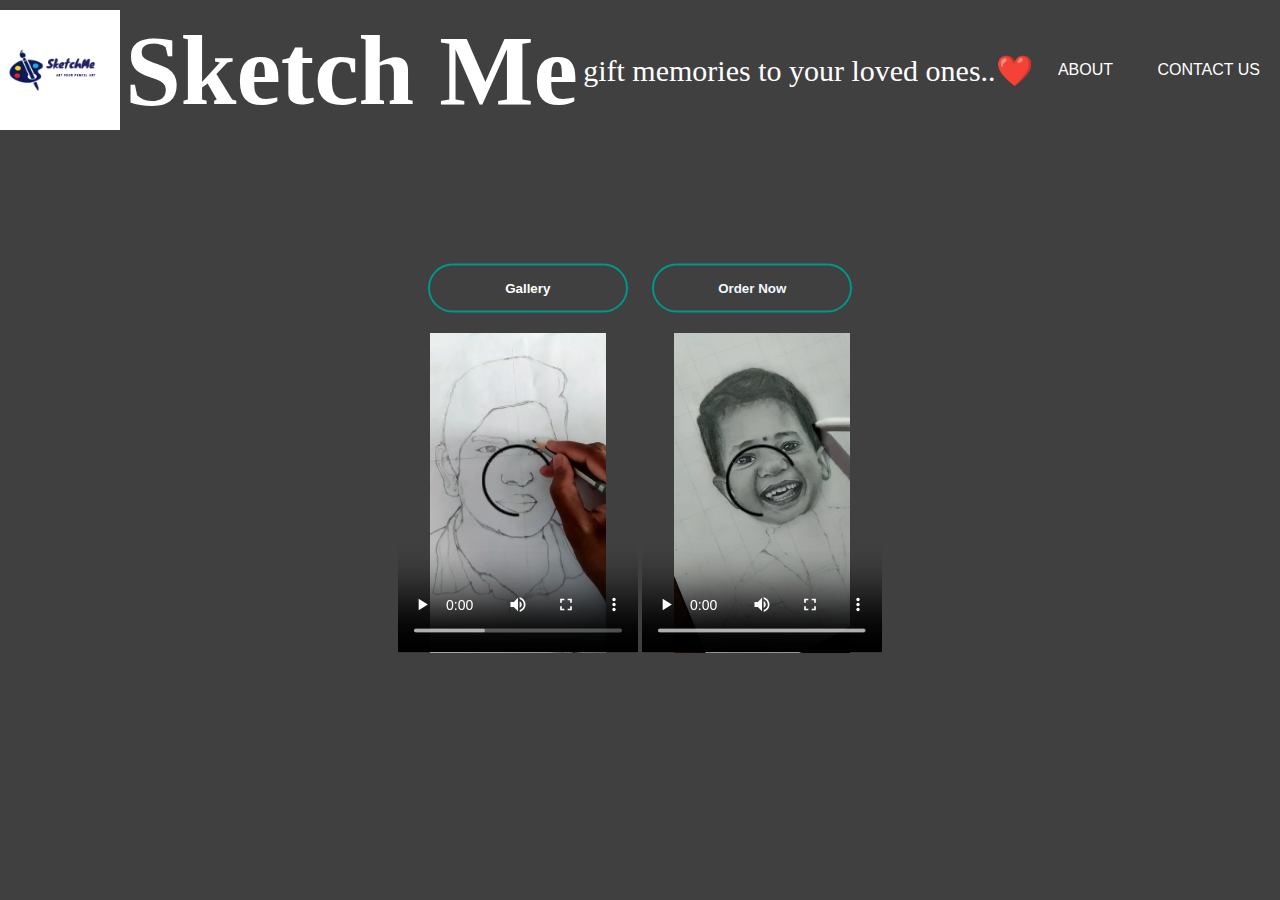
<file: components/index.html>
<!DOCTYPE html>
<html>
<head>
	<title>Two factor authorization for Voting System</title>
	<link rel="stylesheet" href="style.css">
</head>
<body >
	<div class="card">
		<div class="list">
			<img src="img/logo.jpg" class="logo">
			<h1 style="font-family: 'Brush Script MT', cursive; font-size:100px">Sketch Me</h1>
			<p style="font-family: 'Brush Script MT', cursive; font-size:30px">gift memories to your loved ones..❤️</p>
			<ul>
				<li><a href="about/about.html">About</a></li>
				<li><a href="contactus/contactus.html">contact us</a></li>
			</ul>
		</div>
		
		<div class="content">
			<div>
				<a href="gallery2/gallery2.html"><button><span></span>Gallery</button></a>
				<button type="button"><span></span><a style="color: aliceblue; text-decoration: none;" href="contactus/contactus.html">Order Now </a> </button>
			</div>
			
			<video width="240" height="320" controls>
				<source src="video1.mp4" type="video/mp4">
			</video> 			
			<video width="240" height="320" controls>
				<source src="video2.mp4" type="video/mp4">
			</video>
			
		</div>
	<div>

	
</body>
</html>
</file>
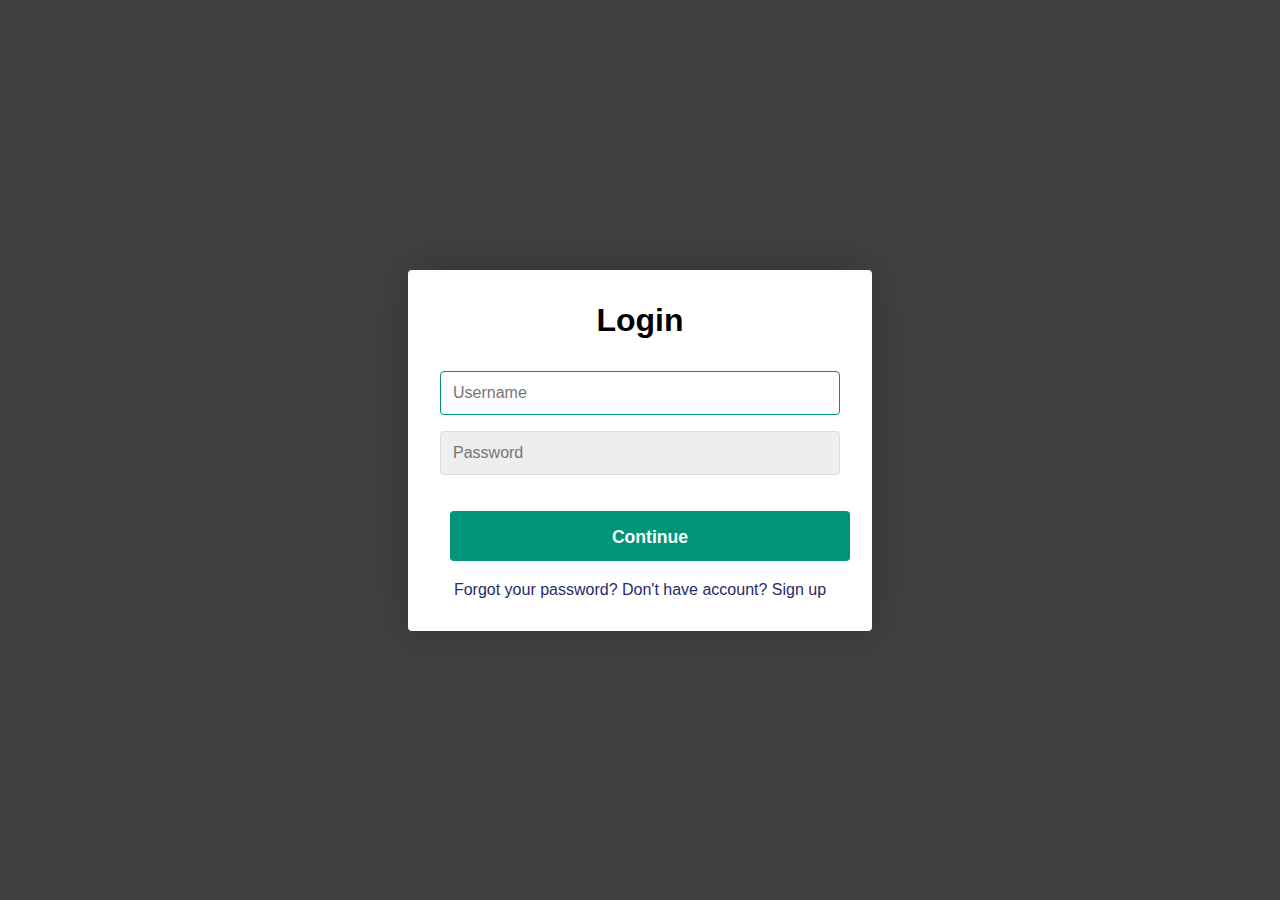
<file: index.html.html>
<!DOCTYPE html>
<head>
    <meta name="viewport" content="width=device-width, initial-scale=1.0">
    <meta charset="utf-8">
    <title>Login / Sign Up Form</title>
    
    <link rel="stylesheet" href="summer.css">
</head>
<body class="card">
    <div class="container">
        <form name="sform" class="form" id="login" onsubmit="return signin()">
            <h1 class="form__title" style="color:black;">Login</h1>
            <div class="form__message form__message--error" id="errorSignin"></div>
            
            <div class="form__input-group">
                <input type="text" id="user" class="form__input" autocomplete="off" autofocus placeholder="Username">
                
            </div>
            <div class="form__input-group">
                <input type="password" id="passwd" class="form__input" autocomplete="off" autofocus placeholder="Password">
                
            </div>
            <button class="form__button" type="submit">Continue</button>
            <p class="form__text">
                <a href="#" class="form__link">Forgot your password?</a>
                <a href="#" class="form__link">Don't have account? Sign up</a>
            </p>
        </form>
        
    </div>
    <script src="summer.js"></script>
</body>
</file>
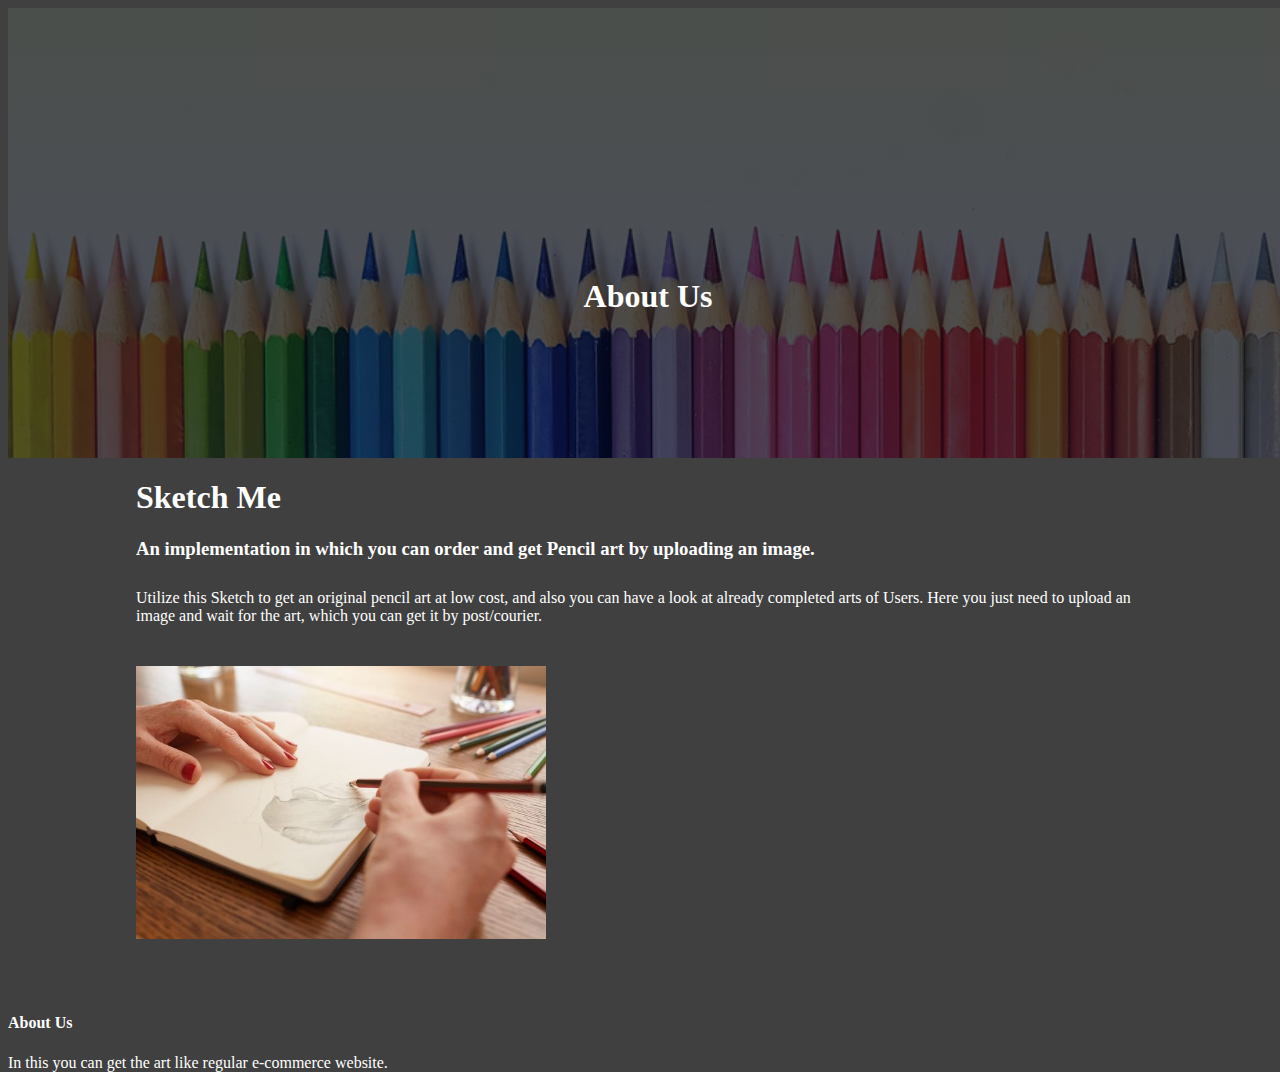
<file: components/about/about.html>
<!DOCTYPE html>
<html>
    <head><meta name="viewport" content="with=device-width, intial-scale=1.0">
        <title>About Us</title>
        <link rel="stylesheet" href="about.css" type="text/css">
    </head>
    <body class="card">
    <section class="sub-header">
        <br><br><br><br><br><br><br><br><br><br><br><br><br><br><br>
        <h1>About Us</h1>
    </section>
    <section class="aboutus">
        <div class="row">
            <div class="about-col">
                <h1>Sketch Me</h1>
                <h3>An implementation in which you can order and get Pencil art by uploading an image.</h3>
                <p>Utilize this Sketch to get an original pencil art at low cost, and also you can have a look at already completed arts of Users.
                    Here you just need to upload an image and wait for the art, which you can get it by post/courier.
                </p>
            </div>
            <div class="about-col">
                <img src="img2.jpg">
            </div>
        </div>
    </section>
    <section class="footer">
        <h4>About Us</h4>
        <p>In this you can get the art like regular e-commerce website.
        </p>
    </section>
    </body>
</html>
</file>
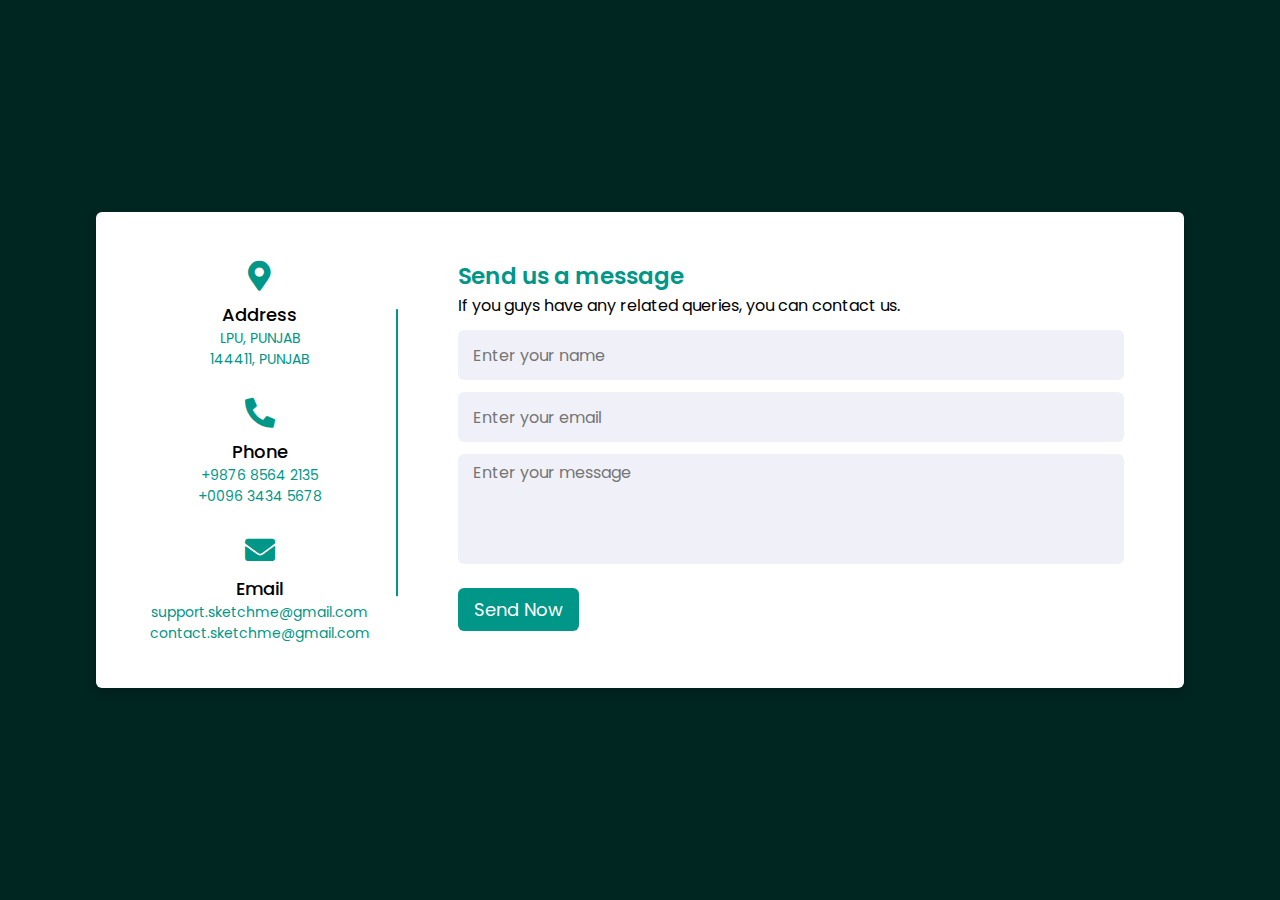
<file: components/contactus/contactus.html>
<!DOCTYPE html>
<html lang="en" dir="ltr">
  <head>
    <meta charset="UTF-8">
    <link rel="stylesheet" href="contactus.css">
    <link rel="stylesheet" href="https://cdnjs.cloudflare.com/ajax/libs/font-awesome/5.15.2/css/all.min.css"/>
     <meta name="viewport" content="width=device-width, initial-scale=1.0">
   </head>
<body>
  <div class="container">
    <div class="content">
      <div class="left-side">
        <div class="address details">
          <i class="fas fa-map-marker-alt"></i>
          <div class="topic">Address</div>
          <div class="text-one">LPU, PUNJAB</div>
          <div class="text-two">144411, PUNJAB</div>
        </div>
        <div class="phone details">
          <i class="fas fa-phone-alt"></i>
          <div class="topic">Phone</div>
          <div class="text-one">+9876 8564 2135</div>
          <div class="text-two">+0096 3434 5678</div>
        </div>
        <div class="email details">
          <i class="fas fa-envelope"></i>
          <div class="topic">Email</div>
          <div class="text-one">support.sketchme@gmail.com</div>
          <div class="text-two">contact.sketchme@gmail.com</div>
        </div>
      </div>
      <div class="right-side">
        <div class="topic-text">Send us a message</div>
        <p>If you guys have any related queries, you can contact us.</p>
      <form action="#">
        <div class="input-box">
          <input type="text" placeholder="Enter your name">
        </div>
        <div class="input-box">
          <input type="text" placeholder="Enter your email">
        </div>
        <div class="input-box message-box">
         <textarea placeholder="Enter your message"></textarea>
        </div>
        <div class="button">
          <input type="button" value="Send Now">
        </div>
      </form>
    </div>
    </div>
  </div>
</body>
</html>
</file>
<file: components/style.css>
*{
	margin:0;
	padding:0;
	font-family:sans-serif;
}
.card{
	color: white;
	width:100%;
	height:100vh;
	width:100vw;
	background-image: linear-gradient(rgba(0,0,0,0.75),rgba(0,0,0,0.75)),
	url("https://img.freepik.com/free-vector/abstract-watercolor-background_23-2149050921.jpghttps://img.freepik.com/free-vector/abstract-watercolor-background_23-2149050921.jpg");
	background-size:cover;		
	background-position:center;
}
.list{
	width:100%;
	margin:auto;
	padding:10px 0;
	display:flex;
	align-items:center;
	justify-content:space-between;
}
.logo{
	width:120px;
	cursor:pointer;
}
.list ul li{
	list-style:none;
	display:inline-block;
	margin:0 20px;
	position:relative; 
}
.list ul li a{
	text-decoration:none;
	color:#fff;
	text-transform:uppercase;
}

.list ul li::after{
	content:'';
	height:3px;
	width:0;
	background:#009688;
	position:absolute;
	left:0;
	bottom:-10px;
	transition:0.5s;
}
.list ul li:hover::after{
	width:100%;
}

.content{
	width:100%;
	position:absolute;
	top:50%;
	transform:translateY(-50%);
	text-align:center;
	color:#fff;
}
.content h1{
	font-size:70px;
	margin-top:80px;
}

.content p{
	margin:20px auto;
	font-weight:100;
	line-height:25px;
}
button{
	width:200px;
	padding:15px 0;
	text-align:center;
	margin:20px 10px;
	border-radius:25px;
	font-weight:bold;
	border:2px solid #009688;
	background:transparent;
	color:#fff;
	cursor:pointer;
	position:relative;
	overflow:hidden;
}
span{
	background:#009699;
	height:100%;
	width:0;
	border-radius:25px;
	position:absolute;
	left:0;
	bottom:0;
	z-index:-1;
	transition:0.5s;
}
button:hover span{
	width:100%;
}
button:hover{
	border:none;
}
</file>
<file: summer.css>
*{
	margin:0;
	padding:0;
	font-family:sans-serif;
}
.card{
	color: white;
	width:100%;
	height:100vh;
	width:100vw;
	background-image: linear-gradient(rgba(0,0,0,0.75),rgba(0,0,0,0.75)),
	url("https://img.freepik.com/free-vector/abstract-watercolor-background_23-2149050921.jpghttps://img.freepik.com/free-vector/abstract-watercolor-background_23-2149050921.jpg");
	background-size:cover;	
	background-position:center;
}
.content{
	width:100%;
	position:absolute;
	top:50%;
	transform:translateY(-50%);
	text-align:center;
	color:#fff;
}
.content h1{
	font-size:70px;
	margin-top:80px;
}

.content p{
	margin:20px auto;
	font-weight:100;
	line-height:25px;
}
button{
	width:400px;
	height: 50px;
	padding:15px 0;
	text-align:center;
	margin:20px 10px;
	border-radius:25px;
	font-weight:bold;
	border:2px solid #009688;
	background:transparent;
	color:#fff;
	cursor:pointer;
	position:relative;
	overflow:hidden;
}
span{
	background:#009699;
	height:100%;
	width:0;
	border-radius:25px;
	position:absolute;
	left:0;
	bottom:0;
	z-index:-1;
	transition:0.5s;
}
button:hover span{
	width:100%;
}
button:hover{
	border:none;
}

.scontent{
	width:500px;
	top:30%;
	margin:auto;
	padding:25px;
	color:#fff;
	font-weight:bold;
	border-style:solid;
	border-width:1px;
	border-radius:25px;
}

body {
    --color-primary: #009579;
    --color-primary-dark: #007f67;
    --color-secondary: #252c6a;
    --color-error: #cc3333;
    --color-success: #4bb544;
    --border-radius: 4px;

    margin: 0;
    height: 100vh;
    display: flex;
    align-items: center;
    justify-content: center;
    font-size: 18px;
    background: url(./background.jpg);
    background-size: cover;
}

.container {
	background:transparent;
    width: 400px;
    max-width: 400px;
    margin: 1rem;
    padding: 2rem;
    box-shadow: 0 0 40px rgba(0, 0, 0, 0.2);
    border-radius: var(--border-radius);
    background: #ffffff;
}
.container,
.form__input,
.form__button {
    font: 500 1rem 'Quicksand', sans-serif;
}

.form--hidden {
    display: none;
}

.form > *:first-child {
    margin-top: 0;
}

.form > *:last-child {
    margin-bottom: 0;
}

.form__title {
    margin-bottom: 2rem;
    text-align: center;
}

.form__message {
    text-align: center;
    margin-bottom: 1rem;
}

.form__message--success {
    color: var(--color-success);
}

.form__message--error {
    color: var(--color-error);
}

.form__input-group {
    margin-bottom: 1rem;
}

.form__input {
    display: block;
    width: 100%;
    padding: 0.75rem;
    box-sizing: border-box;
    border-radius: var(--border-radius);
    border: 1px solid #dddddd;
    outline: none;
    background: #eeeeee;
    transition: background 0.2s, border-color 0.2s;
}

.form__input:focus {
    border-color: var(--color-primary);
    background: #ffffff;
}

.form__input--error {
    color: var(--color-error);
    border-color: var(--color-error);
}

.form__input-error-message {
    margin-top: 0.5rem;
    font-size: 0.85rem;
    color: var(--color-error);
}

.form__button {
    width: 100%;
    padding: 1rem 2rem;
    font-weight: bold;
    font-size: 1.1rem;
    color: #ffffff;
    border: none;
    border-radius: var(--border-radius);
    outline: none;
    cursor: pointer;
    background: var(--color-primary);
}

.form__button:hover {
    background: var(--color-primary-dark);
}

.form__button:active {
    transform: scale(0.98);
}

.form__text {
    text-align: center;
}

.form__link {
    color: var(--color-secondary);
    text-decoration: none;
    cursor: pointer;
}

.form__link:hover {
    text-decoration: underline;
}
/*#errorSignin{
    display:none;
}*/
</file>
<file: components/about/about.css>
/*-----about us-----*/
.aboutus{
    width: 80%;
    margin: auto;
    
    padding-bottom: 50px;
}
.card{
	color: white;
	width:100%;
	height:100vh;
	width:100vw;
	background-image: linear-gradient(rgba(0,0,0,0.75),rgba(0,0,0,0.75)),
	url("https://img.freepik.com/free-vector/abstract-watercolor-background_23-2149050921.jpghttps://img.freepik.com/free-vector/abstract-watercolor-background_23-2149050921.jpg");
	background-size:cover;	
	background-position:center;
}
.about-col{
    flex-basis: 48%;
    
}
.about-col img{
    width: 40%;
}
.about-col h1{
    padding-top: 0;

}
.about-col p{
    padding: 10px 0 25px;
}

.sub-header{
    height: 50vh;
    width: 100%;
    background-image: linear-gradient(rgba(4,9,3,0.7),rgba(4,9,30,0.7)),url(img1.jpg);
    background-position: center;
    background-size: cover;
    text-align: center;
    color: white;
}
.sub-header h1{
    margin-top: auto;
}

nav{
    display: flex;
    padding: 2% 6%;
    justify-content: space-between;
    align-items: relative;
}
nav img{
    width: 250px;
}
</file>
<file: components/contactus/contactus.css>
/* Google Font CDN Link */
@import url('https://fonts.googleapis.com/css2?family=Poppins:wght@200;300;400;500;600;700&display=swap');
*{
  margin: 0;
  padding: 0;
  box-sizing: border-box;
  font-family: "Poppins" , sans-serif;
}
body{
  min-height: 100vh;
  width: 100%;
  background: #009688;
  display: flex;
  align-items: center;
  justify-content: center;
  background-image: linear-gradient(rgba(0,0,0,0.75),rgba(0,0,0,0.75)),
	url("https://img.freepik.com/free-vector/abstract-watercolor-background_23-2149050921.jpghttps://img.freepik.com/free-vector/abstract-watercolor-background_23-2149050921.jpg");
	background-size:cover;		
	background-position:center;
}
.container{
  width: 85%;
  background: #fff;
  border-radius: 6px;
  padding: 20px 60px 30px 40px;
  box-shadow: 0 5px 10px rgba(0, 0, 0, 0.2);
}
.container .content{
  display: flex;
  align-items: center;
  justify-content: space-between;
}
.container .content .left-side{
  width: 25%;
  height: 100%;
  display: flex;
  flex-direction: column;
  align-items: center;
  justify-content: center;
  margin-top: 15px;
  position: relative;
}
.content .left-side::before{
  content: '';
  position: absolute;
  height: 70%;
  width: 2px;
  right: -15px;
  top: 50%;
  transform: translateY(-50%);
  background: #009688;
}
.content .left-side .details{
  margin: 14px;
  text-align: center;
}
.content .left-side .details i{
  font-size: 30px;
  color: #009688;
  margin-bottom: 10px;
}
.content .left-side .details .topic{
  font-size: 18px;
  font-weight: 500;
}
.content .left-side .details .text-one,
.content .left-side .details .text-two{
  font-size: 14px;
  color: #009688;
}
.container .content .right-side{
  width: 75%;
  margin-left: 75px;
}
.content .right-side .topic-text{
  font-size: 23px;
  font-weight: 600;
  color: #009688;
}
.right-side .input-box{
  height: 50px;
  width: 100%;
  margin: 12px 0;
}
.right-side .input-box input,
.right-side .input-box textarea{
  height: 100%;
  width: 100%;
  border: none;
  outline: none;
  font-size: 16px;
  background: #F0F1F8;
  border-radius: 6px;
  padding: 0 15px;
  resize: none;
}
.right-side .message-box{
  min-height: 110px;
}
.right-side .input-box textarea{
  padding-top: 6px;
}
.right-side .button{
  display: inline-block;
  margin-top: 12px;
}
.right-side .button input[type="button"]{
  color: #fff;
  font-size: 18px;
  outline: none;
  border: none;
  padding: 8px 16px;
  border-radius: 6px;
  background: #009688;
  cursor: pointer;
  transition: all 0.3s ease;
}
.button input[type="button"]:hover{
  background: #009688;
}

@media (max-width: 950px) {
  .container{
    width: 90%;
    padding: 30px 40px 40px 35px ;
  }
  .container .content .right-side{
   width: 75%;
   margin-left: 55px;
}
}
@media (max-width: 820px) {
  .container{
    margin: 40px 0;
    height: 100%;
  }
  .container .content{
    flex-direction: column-reverse;
  }
 .container .content .left-side{
   width: 100%;
   flex-direction: row;
   margin-top: 40px;
   justify-content: center;
   flex-wrap: wrap;
 }
 .container .content .left-side::before{
   display: none;
 }
 .container .content .right-side{
   width: 100%;
   margin-left: 0;
 }
}
</file>
